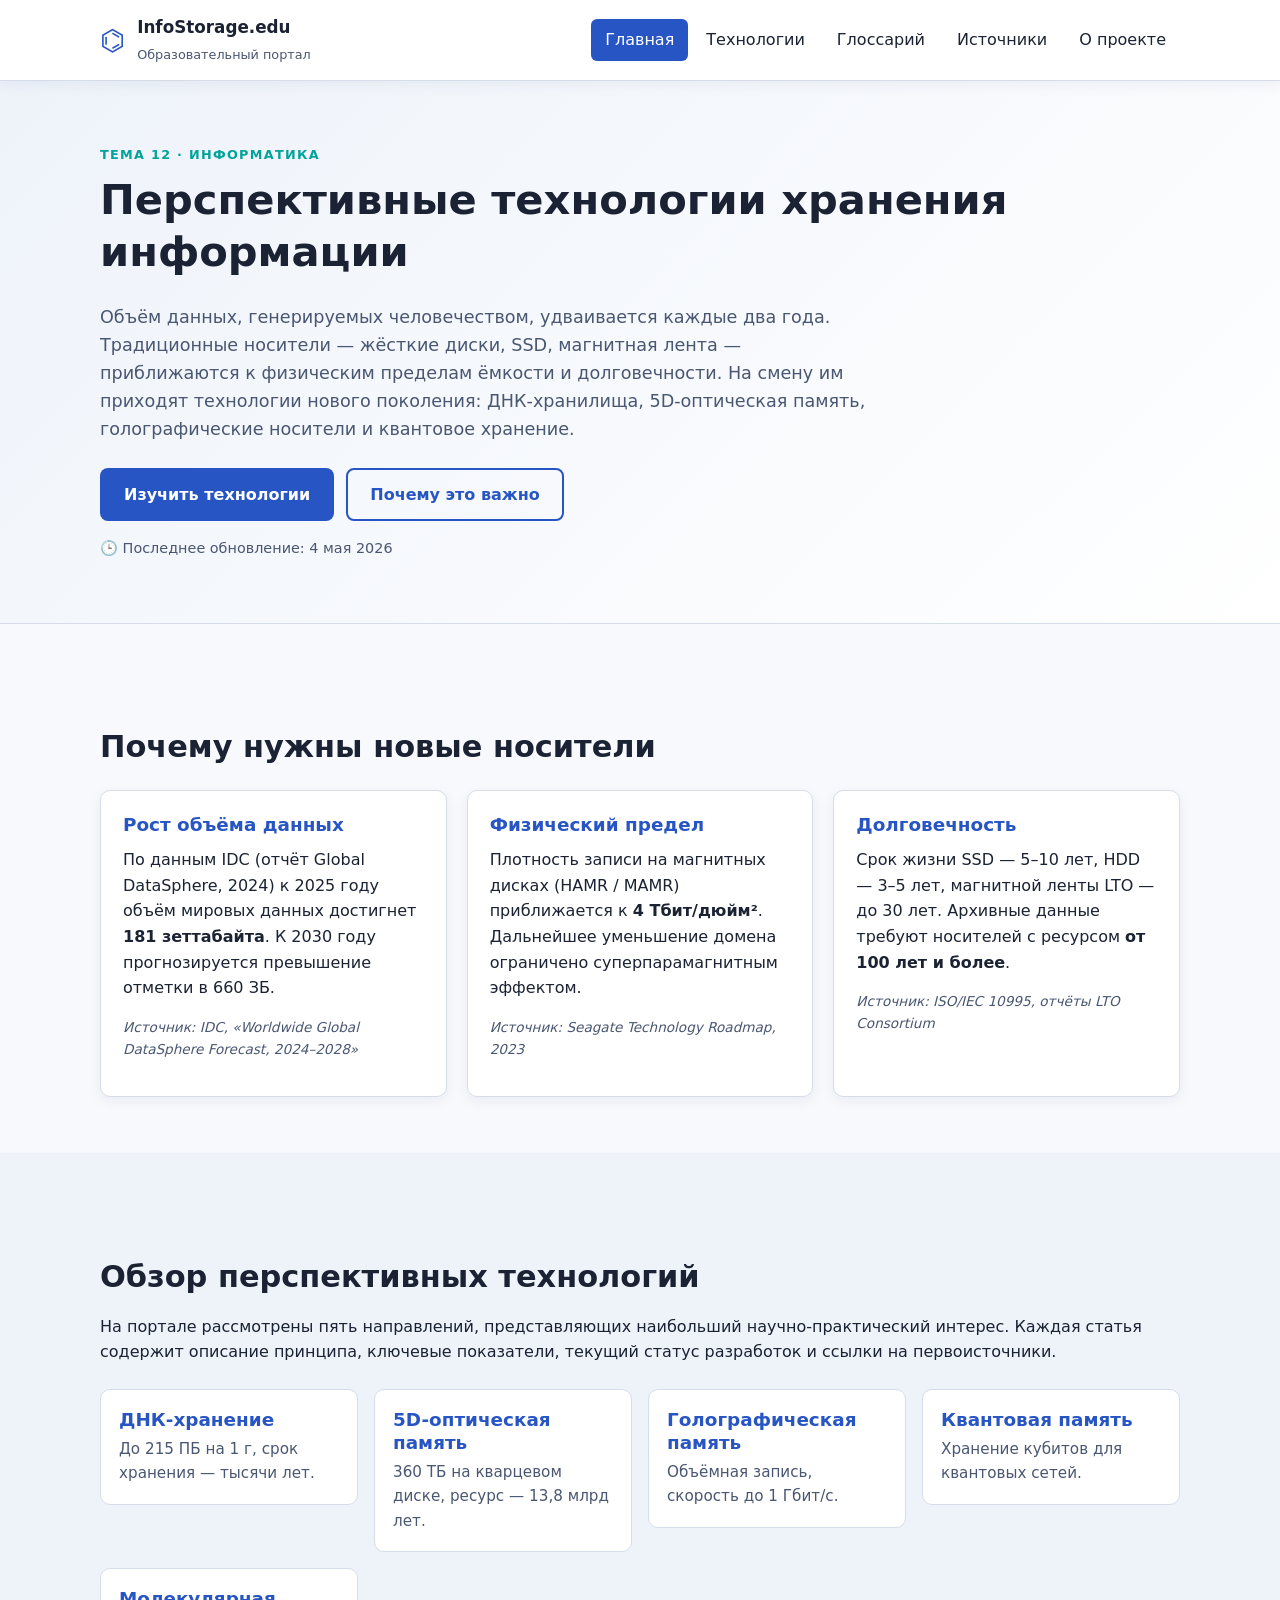
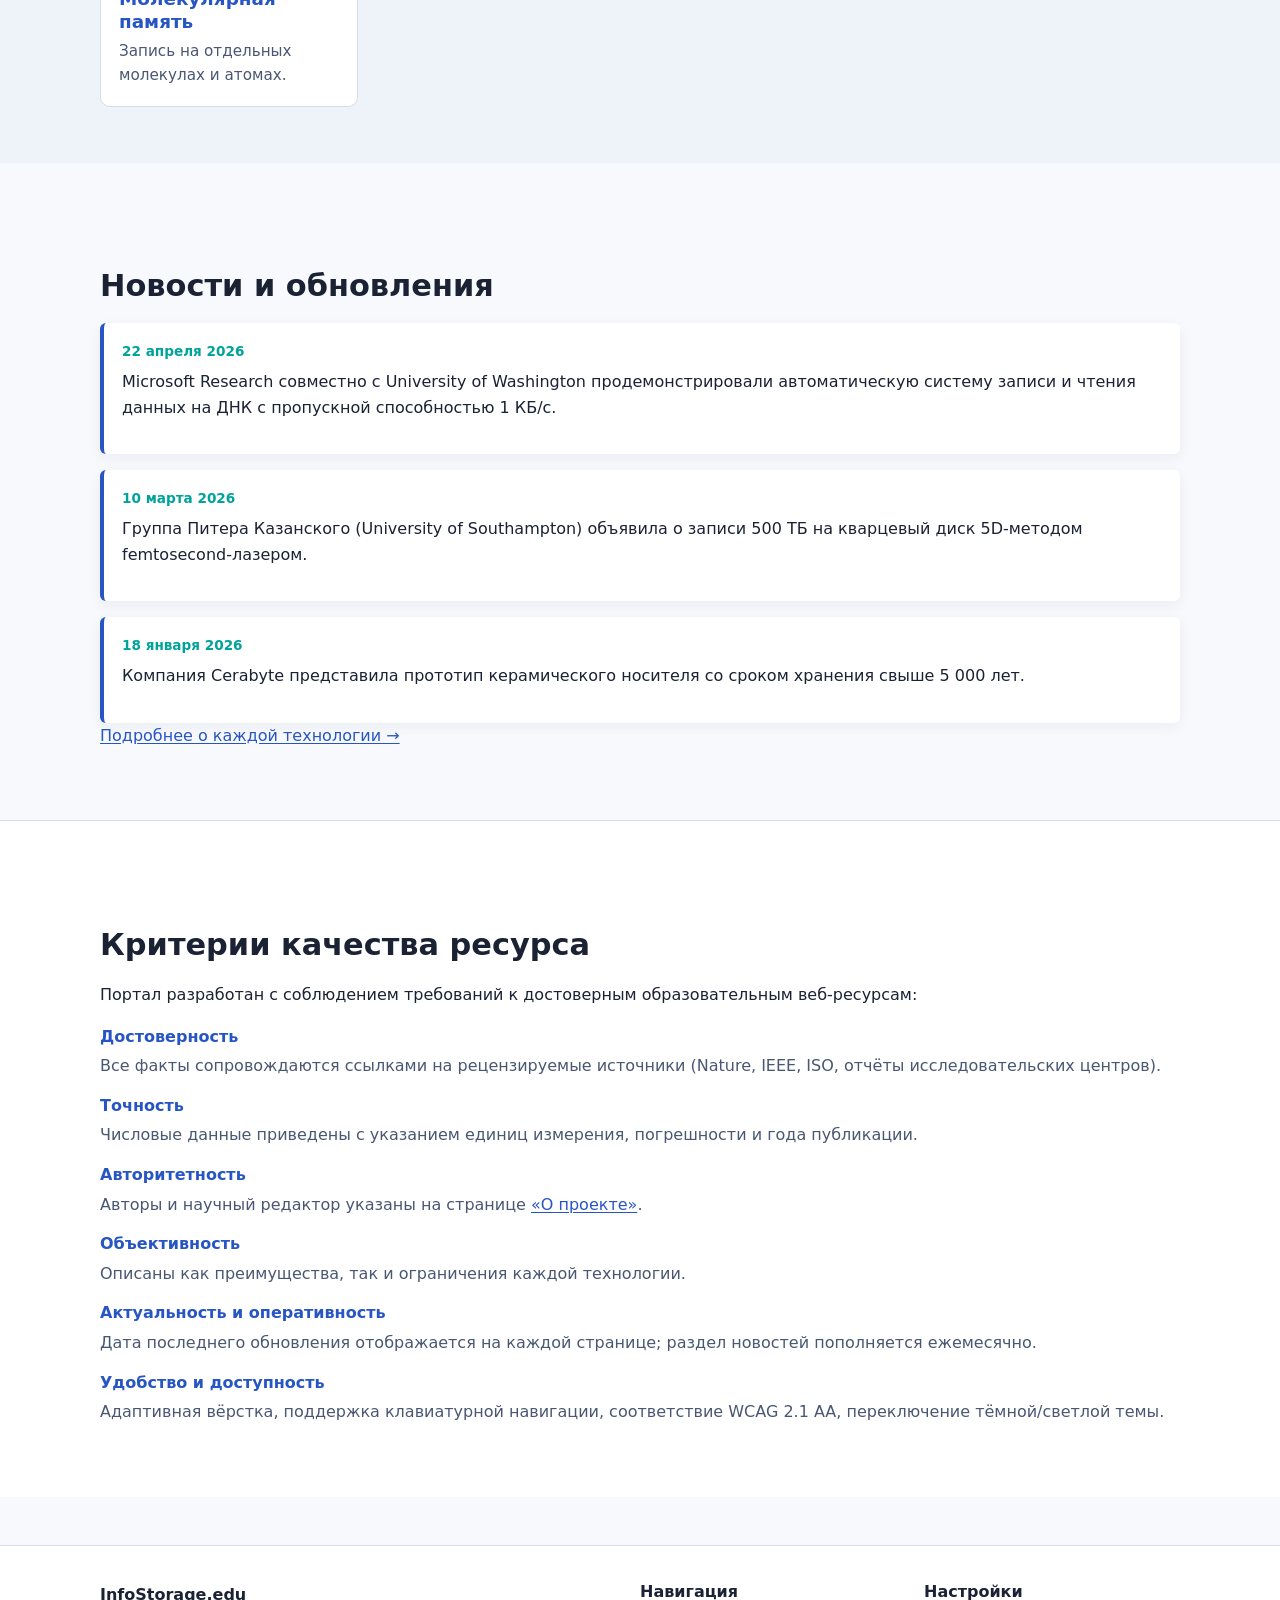
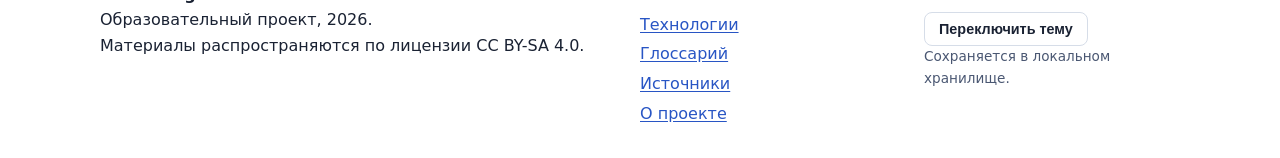
<file: index.html>
<!DOCTYPE html>
<html lang="ru">
<head>
    <meta charset="UTF-8">
    <meta name="viewport" content="width=device-width, initial-scale=1.0">
    <meta name="description" content="Образовательный ресурс о перспективных технологиях хранения информации: ДНК-хранилища, голографическая память, 5D-оптические носители, квантовая и молекулярная память.">
    <meta name="keywords" content="хранение информации, ДНК-хранилище, голографическая память, 5D память, квантовое хранение, перспективные технологии">
    <meta name="author" content="Образовательный проект «Перспективные технологии хранения информации»">
    <title>Перспективные технологии хранения информации — Образовательный портал</title>
    <link rel="stylesheet" href="styles.css">
</head>
<body>
    <a href="#main" class="skip-link">Перейти к основному содержанию</a>

    <header class="site-header" role="banner">
        <div class="container header-inner">
            <div class="logo">
                <span class="logo-mark" aria-hidden="true">⌬</span>
                <div>
                    <strong>InfoStorage.edu</strong>
                    <small>Образовательный портал</small>
                </div>
            </div>
            <nav class="main-nav" role="navigation" aria-label="Главное меню">
                <button class="nav-toggle" aria-expanded="false" aria-controls="nav-list">
                    <span class="sr-only">Открыть меню</span>
                    <span aria-hidden="true">☰</span>
                </button>
                <ul id="nav-list">
                    <li><a href="index.html" aria-current="page">Главная</a></li>
                    <li><a href="topics.html">Технологии</a></li>
                    <li><a href="glossary.html">Глоссарий</a></li>
                    <li><a href="references.html">Источники</a></li>
                    <li><a href="about.html">О проекте</a></li>
                </ul>
            </nav>
        </div>
    </header>

    <main id="main">
        <section class="hero">
            <div class="container">
                <p class="eyebrow">Тема 12 · Информатика</p>
                <h1>Перспективные технологии хранения информации</h1>
                <p class="lead">
                    Объём данных, генерируемых человечеством, удваивается каждые два года.
                    Традиционные носители — жёсткие диски, SSD, магнитная лента — приближаются
                    к физическим пределам ёмкости и долговечности. На смену им приходят
                    технологии нового поколения: ДНК-хранилища, 5D-оптическая память,
                    голографические носители и квантовое хранение.
                </p>
                <div class="hero-actions">
                    <a class="btn btn-primary" href="topics.html">Изучить технологии</a>
                    <a class="btn btn-secondary" href="#why">Почему это важно</a>
                </div>
                <p class="updated">
                    <span aria-hidden="true">🕒</span>
                    Последнее обновление: <time datetime="2026-05-04">4 мая 2026</time>
                </p>
            </div>
        </section>

        <section id="why" class="content-section">
            <div class="container">
                <h2>Почему нужны новые носители</h2>
                <div class="cards">
                    <article class="card">
                        <h3>Рост объёма данных</h3>
                        <p>По данным IDC (отчёт Global DataSphere, 2024) к 2025 году объём
                        мировых данных достигнет <strong>181 зеттабайта</strong>. К 2030 году
                        прогнозируется превышение отметки в 660 ЗБ.</p>
                        <p class="source">Источник: IDC, «Worldwide Global DataSphere Forecast, 2024–2028»</p>
                    </article>
                    <article class="card">
                        <h3>Физический предел</h3>
                        <p>Плотность записи на магнитных дисках (HAMR / MAMR) приближается
                        к <strong>4 Тбит/дюйм²</strong>. Дальнейшее уменьшение домена
                        ограничено суперпарамагнитным эффектом.</p>
                        <p class="source">Источник: Seagate Technology Roadmap, 2023</p>
                    </article>
                    <article class="card">
                        <h3>Долговечность</h3>
                        <p>Срок жизни SSD — 5–10 лет, HDD — 3–5 лет, магнитной ленты LTO —
                        до 30 лет. Архивные данные требуют носителей с ресурсом
                        <strong>от 100 лет и более</strong>.</p>
                        <p class="source">Источник: ISO/IEC 10995, отчёты LTO Consortium</p>
                    </article>
                </div>
            </div>
        </section>

        <section class="content-section alt">
            <div class="container">
                <h2>Обзор перспективных технологий</h2>
                <p>На портале рассмотрены пять направлений, представляющих наибольший
                научно-практический интерес. Каждая статья содержит описание принципа,
                ключевые показатели, текущий статус разработок и ссылки на первоисточники.</p>
                <ul class="topic-grid">
                    <li>
                        <a href="topics.html#dna">
                            <h3>ДНК-хранение</h3>
                            <p>До 215 ПБ на 1 г, срок хранения — тысячи лет.</p>
                        </a>
                    </li>
                    <li>
                        <a href="topics.html#5d">
                            <h3>5D-оптическая память</h3>
                            <p>360 ТБ на кварцевом диске, ресурс — 13,8 млрд лет.</p>
                        </a>
                    </li>
                    <li>
                        <a href="topics.html#holographic">
                            <h3>Голографическая память</h3>
                            <p>Объёмная запись, скорость до 1 Гбит/с.</p>
                        </a>
                    </li>
                    <li>
                        <a href="topics.html#quantum">
                            <h3>Квантовая память</h3>
                            <p>Хранение кубитов для квантовых сетей.</p>
                        </a>
                    </li>
                    <li>
                        <a href="topics.html#molecular">
                            <h3>Молекулярная память</h3>
                            <p>Запись на отдельных молекулах и атомах.</p>
                        </a>
                    </li>
                </ul>
            </div>
        </section>

        <section class="content-section">
            <div class="container">
                <h2>Новости и обновления</h2>
                <ul class="news-list">
                    <li>
                        <time datetime="2026-04-22">22 апреля 2026</time>
                        <p>Microsoft Research совместно с University of Washington
                        продемонстрировали автоматическую систему записи и чтения данных
                        на ДНК с пропускной способностью 1 КБ/с.</p>
                    </li>
                    <li>
                        <time datetime="2026-03-10">10 марта 2026</time>
                        <p>Группа Питера Казанского (University of Southampton) объявила
                        о записи 500 ТБ на кварцевый диск 5D-методом femtosecond-лазером.</p>
                    </li>
                    <li>
                        <time datetime="2026-01-18">18 января 2026</time>
                        <p>Компания Cerabyte представила прототип керамического носителя
                        со сроком хранения свыше 5 000 лет.</p>
                    </li>
                </ul>
                <p><a href="topics.html">Подробнее о каждой технологии →</a></p>
            </div>
        </section>

        <section class="content-section criteria">
            <div class="container">
                <h2>Критерии качества ресурса</h2>
                <p>Портал разработан с соблюдением требований к достоверным
                образовательным веб-ресурсам:</p>
                <dl class="criteria-list">
                    <dt>Достоверность</dt>
                    <dd>Все факты сопровождаются ссылками на рецензируемые источники
                    (Nature, IEEE, ISO, отчёты исследовательских центров).</dd>

                    <dt>Точность</dt>
                    <dd>Числовые данные приведены с указанием единиц измерения,
                    погрешности и года публикации.</dd>

                    <dt>Авторитетность</dt>
                    <dd>Авторы и научный редактор указаны на странице
                    <a href="about.html">«О проекте»</a>.</dd>

                    <dt>Объективность</dt>
                    <dd>Описаны как преимущества, так и ограничения каждой технологии.</dd>

                    <dt>Актуальность и оперативность</dt>
                    <dd>Дата последнего обновления отображается на каждой странице;
                    раздел новостей пополняется ежемесячно.</dd>

                    <dt>Удобство и доступность</dt>
                    <dd>Адаптивная вёрстка, поддержка клавиатурной навигации,
                    соответствие WCAG 2.1 AA, переключение тёмной/светлой темы.</dd>
                </dl>
            </div>
        </section>
    </main>

    <footer class="site-footer" role="contentinfo">
        <div class="container footer-inner">
            <div>
                <strong>InfoStorage.edu</strong>
                <p>Образовательный проект, 2026.<br>
                Материалы распространяются по лицензии CC BY-SA 4.0.</p>
            </div>
            <div>
                <h4>Навигация</h4>
                <ul>
                    <li><a href="topics.html">Технологии</a></li>
                    <li><a href="glossary.html">Глоссарий</a></li>
                    <li><a href="references.html">Источники</a></li>
                    <li><a href="about.html">О проекте</a></li>
                </ul>
            </div>
            <div>
                <h4>Настройки</h4>
                <button id="theme-toggle" class="btn btn-ghost" aria-pressed="false">
                    Переключить тему
                </button>
                <p class="small">Сохраняется в локальном хранилище.</p>
            </div>
        </div>
    </footer>

    <script src="script.js"></script>
</body>
</html>
</file>
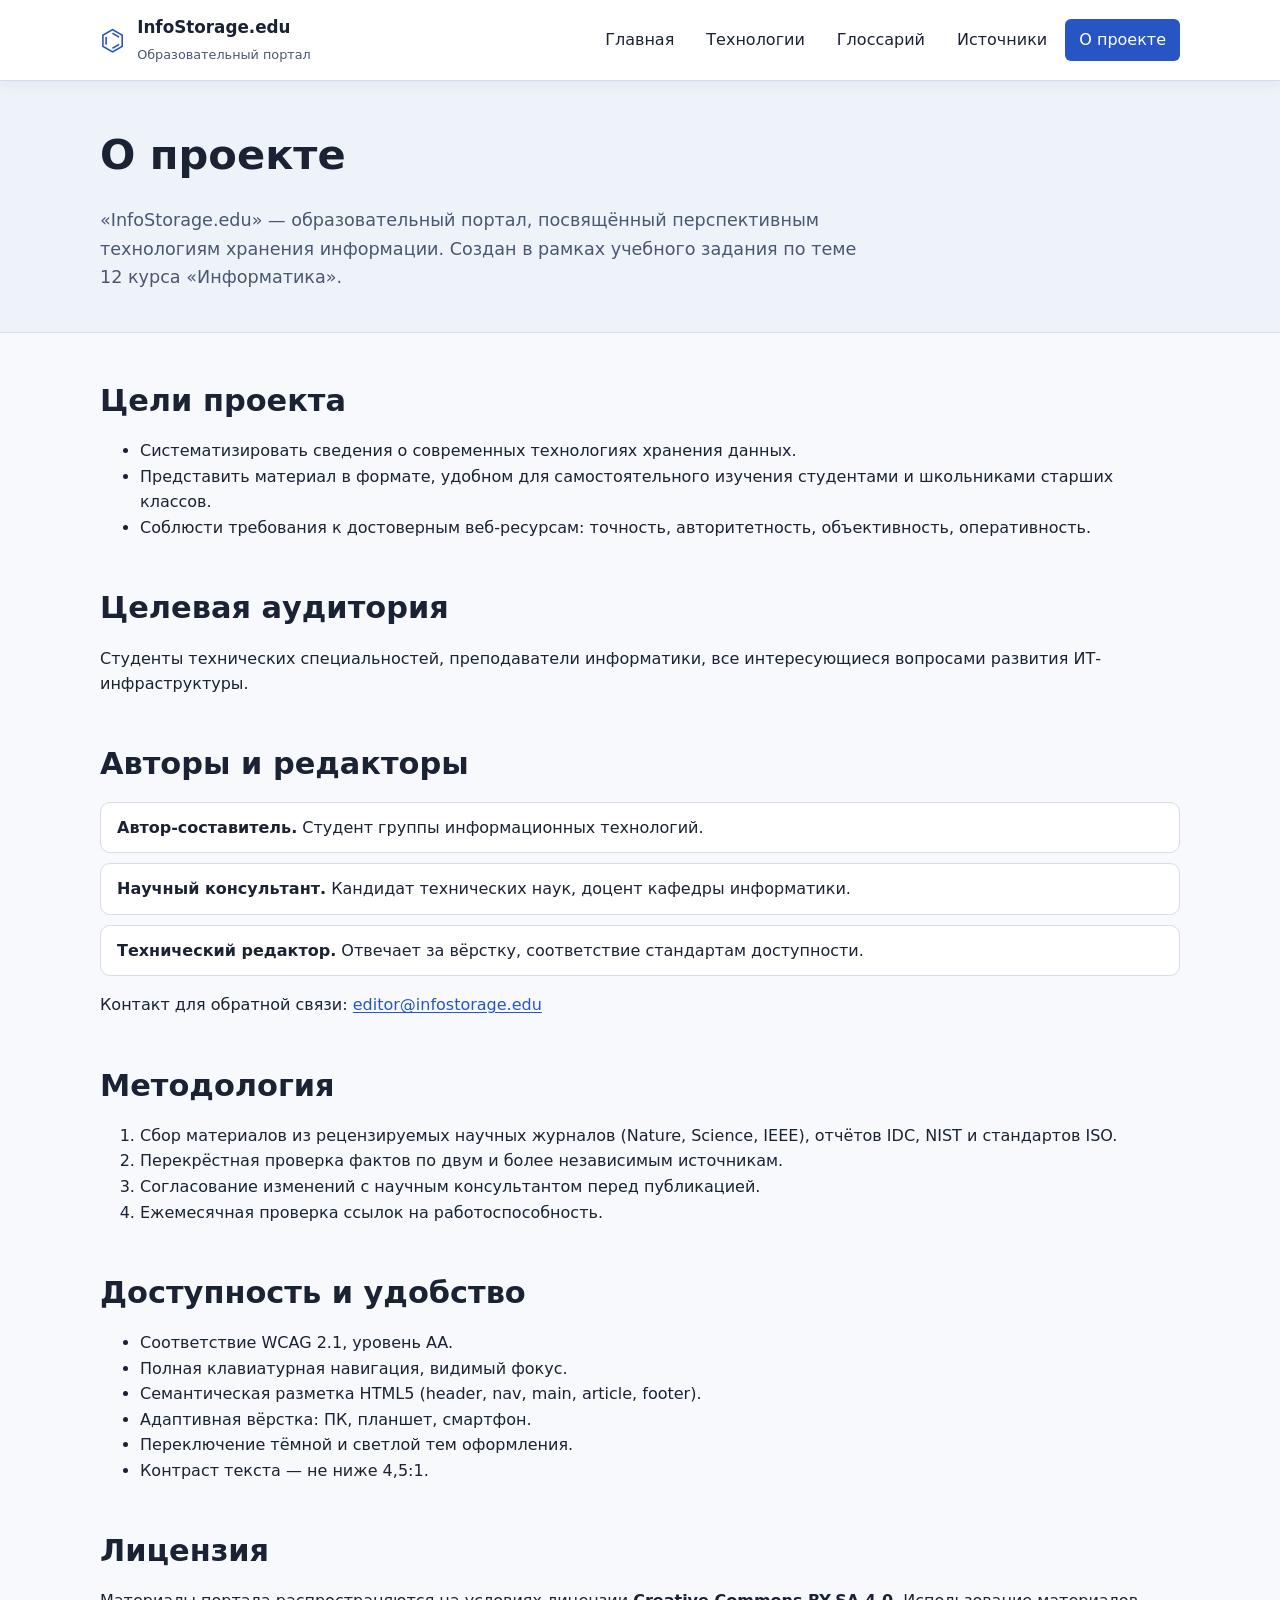
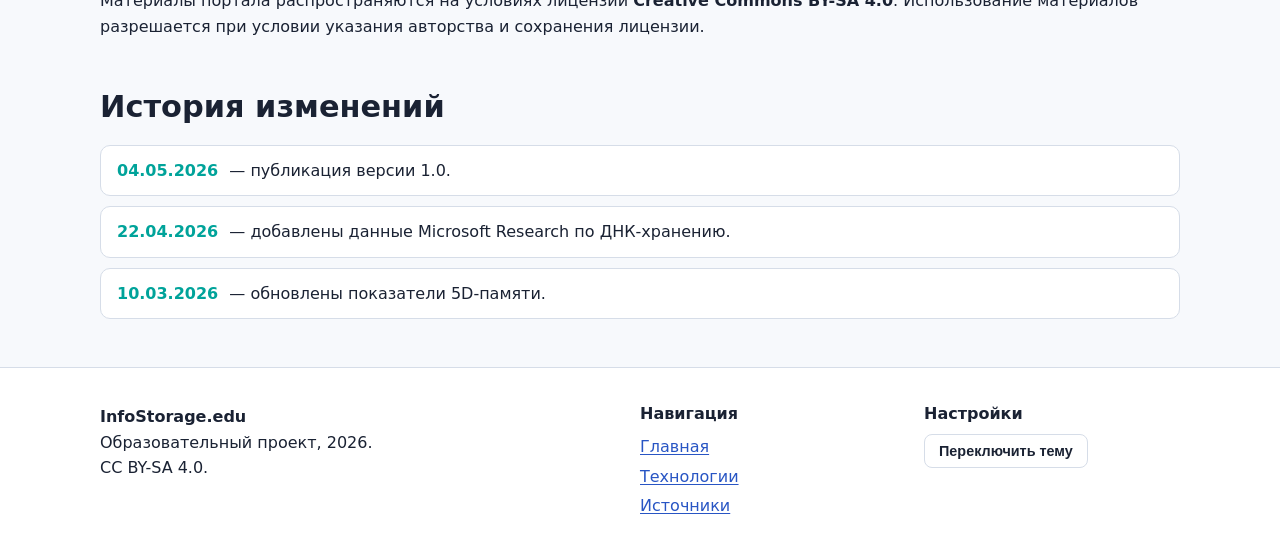
<file: about.html>
<!DOCTYPE html>
<html lang="ru">
<head>
    <meta charset="UTF-8">
    <meta name="viewport" content="width=device-width, initial-scale=1.0">
    <meta name="description" content="О проекте «Перспективные технологии хранения информации»: цели, авторы, методология.">
    <title>О проекте — Перспективные технологии хранения информации</title>
    <link rel="stylesheet" href="styles.css">
</head>
<body>
    <a href="#main" class="skip-link">Перейти к основному содержанию</a>

    <header class="site-header" role="banner">
        <div class="container header-inner">
            <div class="logo">
                <span class="logo-mark" aria-hidden="true">⌬</span>
                <div>
                    <strong>InfoStorage.edu</strong>
                    <small>Образовательный портал</small>
                </div>
            </div>
            <nav class="main-nav" role="navigation" aria-label="Главное меню">
                <button class="nav-toggle" aria-expanded="false" aria-controls="nav-list">
                    <span class="sr-only">Открыть меню</span>
                    <span aria-hidden="true">☰</span>
                </button>
                <ul id="nav-list">
                    <li><a href="index.html">Главная</a></li>
                    <li><a href="topics.html">Технологии</a></li>
                    <li><a href="glossary.html">Глоссарий</a></li>
                    <li><a href="references.html">Источники</a></li>
                    <li><a href="about.html" aria-current="page">О проекте</a></li>
                </ul>
            </nav>
        </div>
    </header>

    <main id="main">
        <section class="page-head">
            <div class="container">
                <h1>О проекте</h1>
                <p class="lead">«InfoStorage.edu» — образовательный портал, посвящённый
                перспективным технологиям хранения информации. Создан в рамках учебного
                задания по теме 12 курса «Информатика».</p>
            </div>
        </section>

        <div class="container">
            <section>
                <h2>Цели проекта</h2>
                <ul>
                    <li>Систематизировать сведения о современных технологиях хранения
                    данных.</li>
                    <li>Представить материал в формате, удобном для самостоятельного
                    изучения студентами и школьниками старших классов.</li>
                    <li>Соблюсти требования к достоверным веб-ресурсам: точность,
                    авторитетность, объективность, оперативность.</li>
                </ul>
            </section>

            <section>
                <h2>Целевая аудитория</h2>
                <p>Студенты технических специальностей, преподаватели информатики,
                все интересующиеся вопросами развития ИТ-инфраструктуры.</p>
            </section>

            <section>
                <h2>Авторы и редакторы</h2>
                <ul class="people">
                    <li>
                        <strong>Автор-составитель.</strong> Студент группы
                        информационных технологий.
                    </li>
                    <li>
                        <strong>Научный консультант.</strong> Кандидат технических наук,
                        доцент кафедры информатики.
                    </li>
                    <li>
                        <strong>Технический редактор.</strong> Отвечает за вёрстку,
                        соответствие стандартам доступности.
                    </li>
                </ul>
                <p>Контакт для обратной связи: <a href="mailto:editor@infostorage.edu">editor@infostorage.edu</a></p>
            </section>

            <section>
                <h2>Методология</h2>
                <ol>
                    <li>Сбор материалов из рецензируемых научных журналов
                    (Nature, Science, IEEE), отчётов IDC, NIST и стандартов ISO.</li>
                    <li>Перекрёстная проверка фактов по двум и более независимым
                    источникам.</li>
                    <li>Согласование изменений с научным консультантом перед публикацией.</li>
                    <li>Ежемесячная проверка ссылок на работоспособность.</li>
                </ol>
            </section>

            <section>
                <h2>Доступность и удобство</h2>
                <ul>
                    <li>Соответствие WCAG 2.1, уровень AA.</li>
                    <li>Полная клавиатурная навигация, видимый фокус.</li>
                    <li>Семантическая разметка HTML5 (header, nav, main, article, footer).</li>
                    <li>Адаптивная вёрстка: ПК, планшет, смартфон.</li>
                    <li>Переключение тёмной и светлой тем оформления.</li>
                    <li>Контраст текста — не ниже 4,5:1.</li>
                </ul>
            </section>

            <section>
                <h2>Лицензия</h2>
                <p>Материалы портала распространяются на условиях лицензии
                <strong>Creative Commons BY-SA 4.0</strong>. Использование материалов
                разрешается при условии указания авторства и сохранения лицензии.</p>
            </section>

            <section>
                <h2>История изменений</h2>
                <ul class="changelog">
                    <li><time datetime="2026-05-04">04.05.2026</time> — публикация версии 1.0.</li>
                    <li><time datetime="2026-04-22">22.04.2026</time> — добавлены данные
                    Microsoft Research по ДНК-хранению.</li>
                    <li><time datetime="2026-03-10">10.03.2026</time> — обновлены
                    показатели 5D-памяти.</li>
                </ul>
            </section>
        </div>
    </main>

    <footer class="site-footer" role="contentinfo">
        <div class="container footer-inner">
            <div>
                <strong>InfoStorage.edu</strong>
                <p>Образовательный проект, 2026.<br>CC BY-SA 4.0.</p>
            </div>
            <div>
                <h4>Навигация</h4>
                <ul>
                    <li><a href="index.html">Главная</a></li>
                    <li><a href="topics.html">Технологии</a></li>
                    <li><a href="references.html">Источники</a></li>
                </ul>
            </div>
            <div>
                <h4>Настройки</h4>
                <button id="theme-toggle" class="btn btn-ghost" aria-pressed="false">
                    Переключить тему
                </button>
            </div>
        </div>
    </footer>

    <script src="script.js"></script>
</body>
</html>
</file>
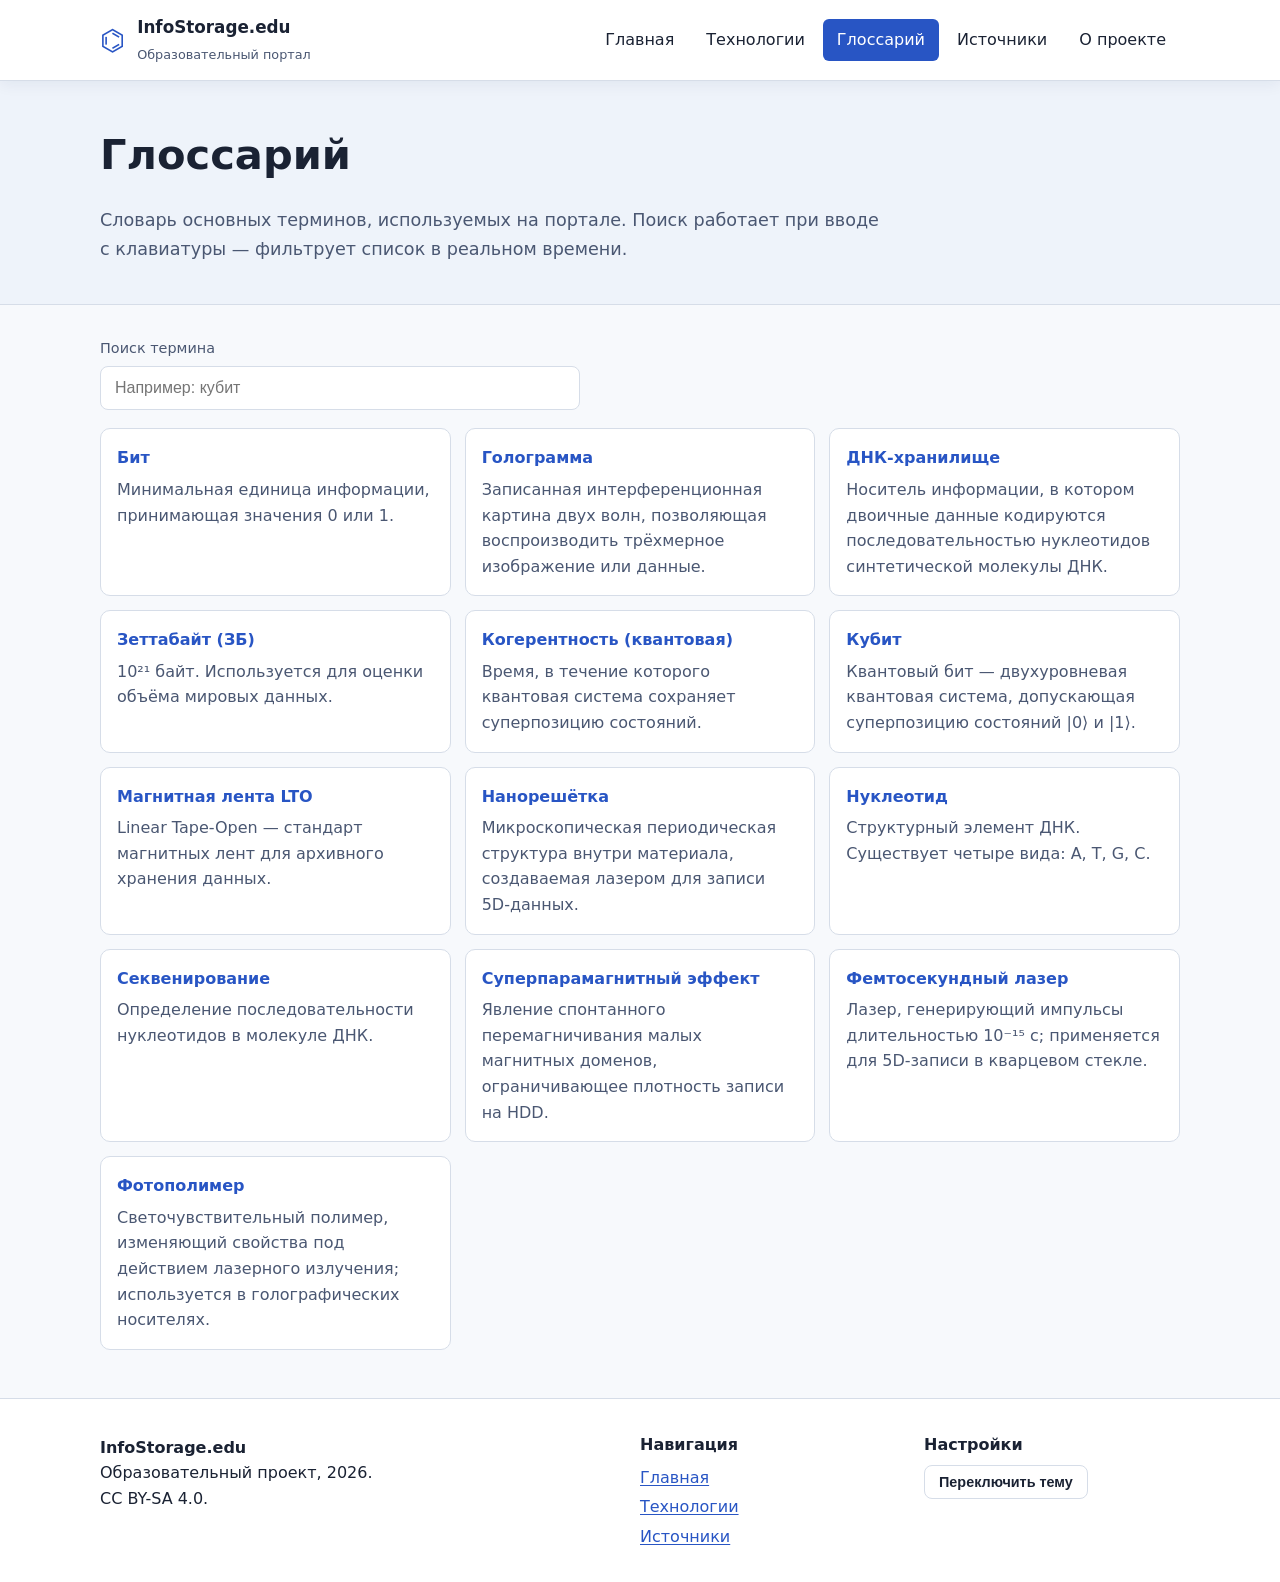
<file: glossary.html>
<!DOCTYPE html>
<html lang="ru">
<head>
    <meta charset="UTF-8">
    <meta name="viewport" content="width=device-width, initial-scale=1.0">
    <meta name="description" content="Глоссарий терминов по перспективным технологиям хранения информации.">
    <title>Глоссарий — Перспективные технологии хранения информации</title>
    <link rel="stylesheet" href="styles.css">
</head>
<body>
    <a href="#main" class="skip-link">Перейти к основному содержанию</a>

    <header class="site-header" role="banner">
        <div class="container header-inner">
            <div class="logo">
                <span class="logo-mark" aria-hidden="true">⌬</span>
                <div>
                    <strong>InfoStorage.edu</strong>
                    <small>Образовательный портал</small>
                </div>
            </div>
            <nav class="main-nav" role="navigation" aria-label="Главное меню">
                <button class="nav-toggle" aria-expanded="false" aria-controls="nav-list">
                    <span class="sr-only">Открыть меню</span>
                    <span aria-hidden="true">☰</span>
                </button>
                <ul id="nav-list">
                    <li><a href="index.html">Главная</a></li>
                    <li><a href="topics.html">Технологии</a></li>
                    <li><a href="glossary.html" aria-current="page">Глоссарий</a></li>
                    <li><a href="references.html">Источники</a></li>
                    <li><a href="about.html">О проекте</a></li>
                </ul>
            </nav>
        </div>
    </header>

    <main id="main">
        <section class="page-head">
            <div class="container">
                <h1>Глоссарий</h1>
                <p class="lead">Словарь основных терминов, используемых на портале.
                Поиск работает при вводе с клавиатуры — фильтрует список в реальном времени.</p>
            </div>
        </section>

        <div class="container">
            <label class="search-field" for="glossary-search">
                <span>Поиск термина</span>
                <input type="search" id="glossary-search" placeholder="Например: кубит" autocomplete="off">
            </label>

            <dl class="glossary" id="glossary">
                <div class="g-item">
                    <dt>Бит</dt>
                    <dd>Минимальная единица информации, принимающая значения 0 или 1.</dd>
                </div>
                <div class="g-item">
                    <dt>Голограмма</dt>
                    <dd>Записанная интерференционная картина двух волн, позволяющая
                    воспроизводить трёхмерное изображение или данные.</dd>
                </div>
                <div class="g-item">
                    <dt>ДНК-хранилище</dt>
                    <dd>Носитель информации, в котором двоичные данные кодируются
                    последовательностью нуклеотидов синтетической молекулы ДНК.</dd>
                </div>
                <div class="g-item">
                    <dt>Зеттабайт (ЗБ)</dt>
                    <dd>10²¹ байт. Используется для оценки объёма мировых данных.</dd>
                </div>
                <div class="g-item">
                    <dt>Когерентность (квантовая)</dt>
                    <dd>Время, в течение которого квантовая система сохраняет
                    суперпозицию состояний.</dd>
                </div>
                <div class="g-item">
                    <dt>Кубит</dt>
                    <dd>Квантовый бит — двухуровневая квантовая система,
                    допускающая суперпозицию состояний |0⟩ и |1⟩.</dd>
                </div>
                <div class="g-item">
                    <dt>Магнитная лента LTO</dt>
                    <dd>Linear Tape-Open — стандарт магнитных лент для архивного
                    хранения данных.</dd>
                </div>
                <div class="g-item">
                    <dt>Нанорешётка</dt>
                    <dd>Микроскопическая периодическая структура внутри материала,
                    создаваемая лазером для записи 5D-данных.</dd>
                </div>
                <div class="g-item">
                    <dt>Нуклеотид</dt>
                    <dd>Структурный элемент ДНК. Существует четыре вида: A, T, G, C.</dd>
                </div>
                <div class="g-item">
                    <dt>Секвенирование</dt>
                    <dd>Определение последовательности нуклеотидов в молекуле ДНК.</dd>
                </div>
                <div class="g-item">
                    <dt>Суперпарамагнитный эффект</dt>
                    <dd>Явление спонтанного перемагничивания малых магнитных доменов,
                    ограничивающее плотность записи на HDD.</dd>
                </div>
                <div class="g-item">
                    <dt>Фемтосекундный лазер</dt>
                    <dd>Лазер, генерирующий импульсы длительностью 10⁻¹⁵ с;
                    применяется для 5D-записи в кварцевом стекле.</dd>
                </div>
                <div class="g-item">
                    <dt>Фотополимер</dt>
                    <dd>Светочувствительный полимер, изменяющий свойства под действием
                    лазерного излучения; используется в голографических носителях.</dd>
                </div>
            </dl>
        </div>
    </main>

    <footer class="site-footer" role="contentinfo">
        <div class="container footer-inner">
            <div>
                <strong>InfoStorage.edu</strong>
                <p>Образовательный проект, 2026.<br>CC BY-SA 4.0.</p>
            </div>
            <div>
                <h4>Навигация</h4>
                <ul>
                    <li><a href="index.html">Главная</a></li>
                    <li><a href="topics.html">Технологии</a></li>
                    <li><a href="references.html">Источники</a></li>
                </ul>
            </div>
            <div>
                <h4>Настройки</h4>
                <button id="theme-toggle" class="btn btn-ghost" aria-pressed="false">
                    Переключить тему
                </button>
            </div>
        </div>
    </footer>

    <script src="script.js"></script>
</body>
</html>
</file>
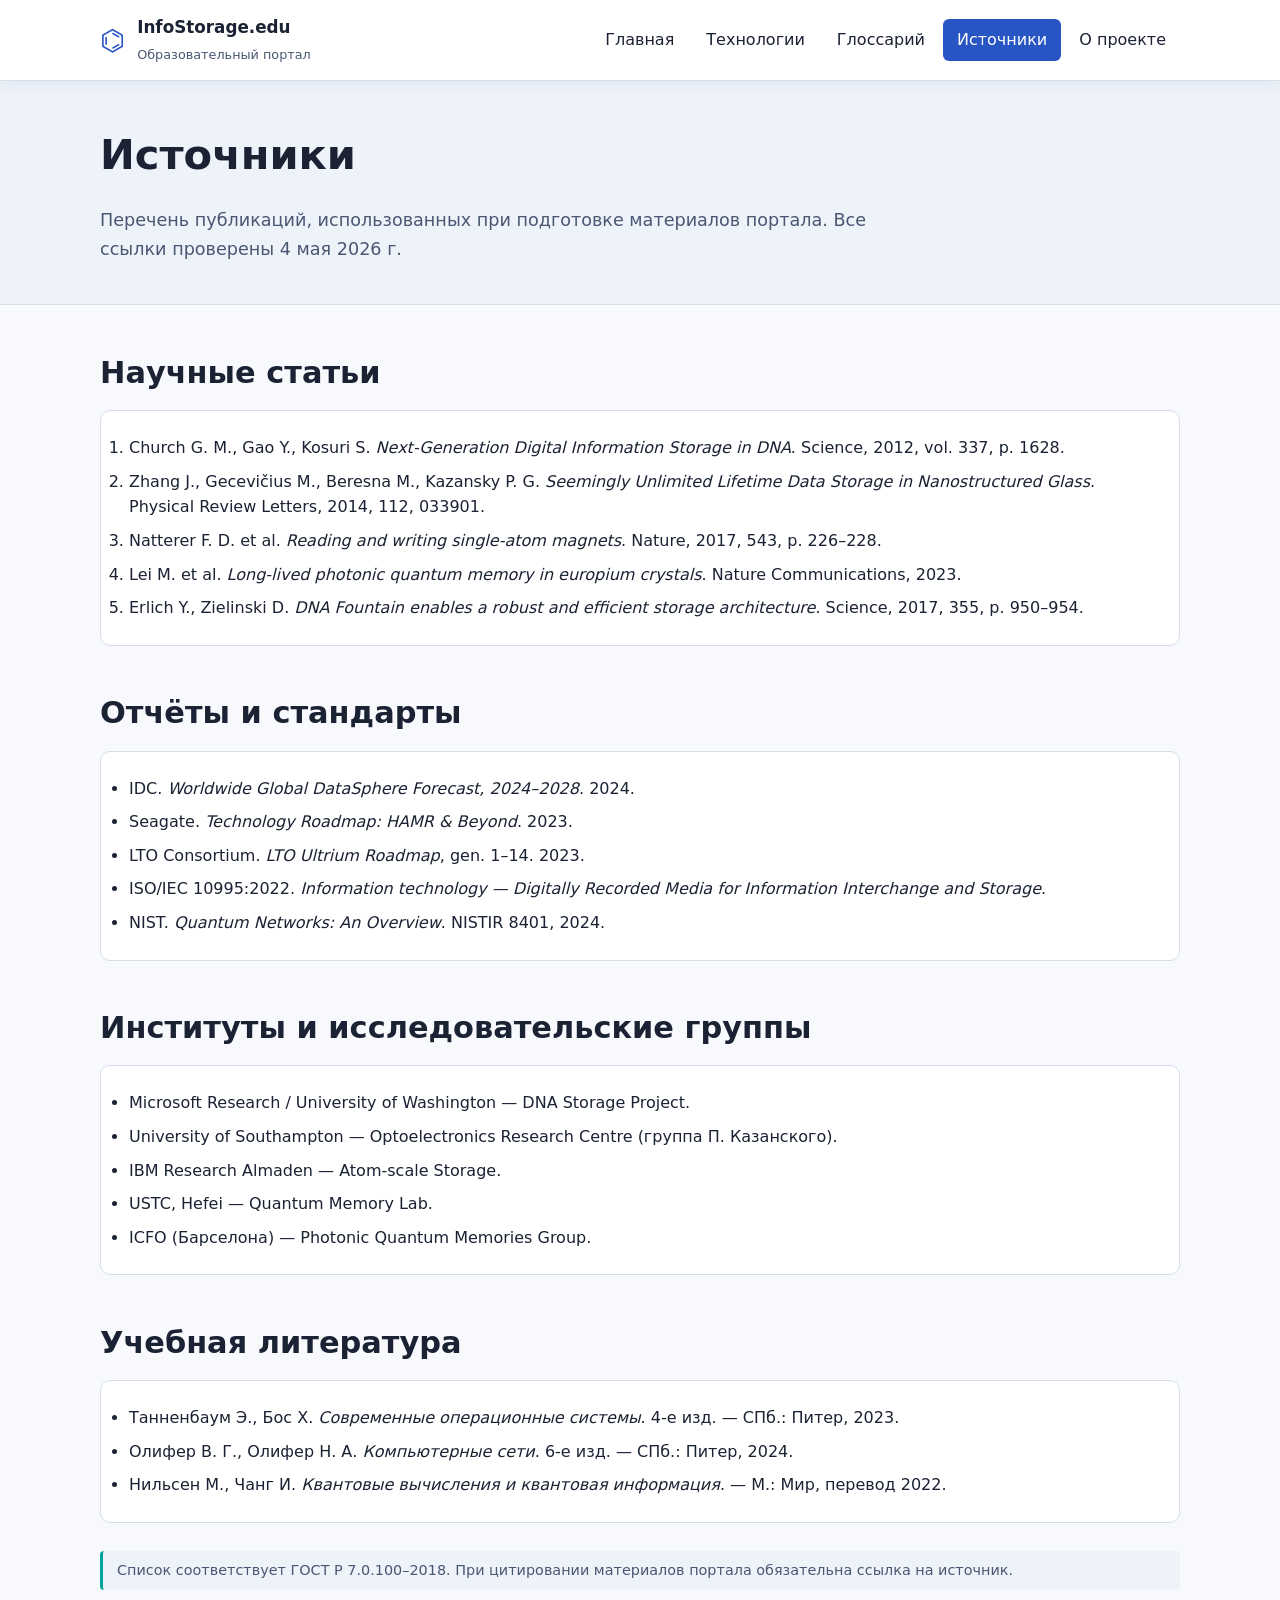
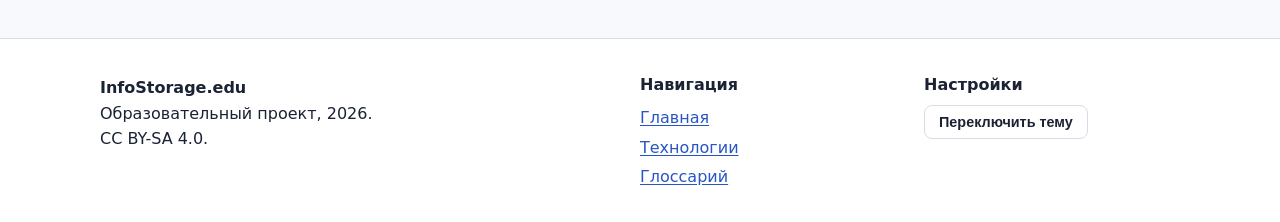
<file: references.html>
<!DOCTYPE html>
<html lang="ru">
<head>
    <meta charset="UTF-8">
    <meta name="viewport" content="width=device-width, initial-scale=1.0">
    <meta name="description" content="Список источников по теме перспективных технологий хранения информации.">
    <title>Источники — Перспективные технологии хранения информации</title>
    <link rel="stylesheet" href="styles.css">
</head>
<body>
    <a href="#main" class="skip-link">Перейти к основному содержанию</a>

    <header class="site-header" role="banner">
        <div class="container header-inner">
            <div class="logo">
                <span class="logo-mark" aria-hidden="true">⌬</span>
                <div>
                    <strong>InfoStorage.edu</strong>
                    <small>Образовательный портал</small>
                </div>
            </div>
            <nav class="main-nav" role="navigation" aria-label="Главное меню">
                <button class="nav-toggle" aria-expanded="false" aria-controls="nav-list">
                    <span class="sr-only">Открыть меню</span>
                    <span aria-hidden="true">☰</span>
                </button>
                <ul id="nav-list">
                    <li><a href="index.html">Главная</a></li>
                    <li><a href="topics.html">Технологии</a></li>
                    <li><a href="glossary.html">Глоссарий</a></li>
                    <li><a href="references.html" aria-current="page">Источники</a></li>
                    <li><a href="about.html">О проекте</a></li>
                </ul>
            </nav>
        </div>
    </header>

    <main id="main">
        <section class="page-head">
            <div class="container">
                <h1>Источники</h1>
                <p class="lead">Перечень публикаций, использованных при подготовке материалов
                портала. Все ссылки проверены 4 мая 2026 г.</p>
            </div>
        </section>

        <div class="container">
            <h2>Научные статьи</h2>
            <ol class="references">
                <li>Church G. M., Gao Y., Kosuri S. <em>Next-Generation Digital Information
                Storage in DNA</em>. Science, 2012, vol. 337, p. 1628.</li>
                <li>Zhang J., Gecevičius M., Beresna M., Kazansky P. G. <em>Seemingly
                Unlimited Lifetime Data Storage in Nanostructured Glass</em>.
                Physical Review Letters, 2014, 112, 033901.</li>
                <li>Natterer F. D. et al. <em>Reading and writing single-atom magnets</em>.
                Nature, 2017, 543, p. 226–228.</li>
                <li>Lei M. et al. <em>Long-lived photonic quantum memory in europium
                crystals</em>. Nature Communications, 2023.</li>
                <li>Erlich Y., Zielinski D. <em>DNA Fountain enables a robust and
                efficient storage architecture</em>. Science, 2017, 355, p. 950–954.</li>
            </ol>

            <h2>Отчёты и стандарты</h2>
            <ul class="references">
                <li>IDC. <em>Worldwide Global DataSphere Forecast, 2024–2028</em>. 2024.</li>
                <li>Seagate. <em>Technology Roadmap: HAMR &amp; Beyond</em>. 2023.</li>
                <li>LTO Consortium. <em>LTO Ultrium Roadmap</em>, gen. 1–14. 2023.</li>
                <li>ISO/IEC 10995:2022. <em>Information technology — Digitally Recorded
                Media for Information Interchange and Storage</em>.</li>
                <li>NIST. <em>Quantum Networks: An Overview</em>. NISTIR 8401, 2024.</li>
            </ul>

            <h2>Институты и исследовательские группы</h2>
            <ul class="references">
                <li>Microsoft Research / University of Washington — DNA Storage Project.</li>
                <li>University of Southampton — Optoelectronics Research Centre
                (группа П. Казанского).</li>
                <li>IBM Research Almaden — Atom-scale Storage.</li>
                <li>USTC, Hefei — Quantum Memory Lab.</li>
                <li>ICFO (Барселона) — Photonic Quantum Memories Group.</li>
            </ul>

            <h2>Учебная литература</h2>
            <ul class="references">
                <li>Танненбаум Э., Бос Х. <em>Современные операционные системы</em>.
                4-е изд. — СПб.: Питер, 2023.</li>
                <li>Олифер В. Г., Олифер Н. А. <em>Компьютерные сети</em>. 6-е изд. —
                СПб.: Питер, 2024.</li>
                <li>Нильсен М., Чанг И. <em>Квантовые вычисления и квантовая информация</em>.
                — М.: Мир, перевод 2022.</li>
            </ul>

            <p class="note">Список соответствует ГОСТ Р 7.0.100–2018.
            При цитировании материалов портала обязательна ссылка на источник.</p>
        </div>
    </main>

    <footer class="site-footer" role="contentinfo">
        <div class="container footer-inner">
            <div>
                <strong>InfoStorage.edu</strong>
                <p>Образовательный проект, 2026.<br>CC BY-SA 4.0.</p>
            </div>
            <div>
                <h4>Навигация</h4>
                <ul>
                    <li><a href="index.html">Главная</a></li>
                    <li><a href="topics.html">Технологии</a></li>
                    <li><a href="glossary.html">Глоссарий</a></li>
                </ul>
            </div>
            <div>
                <h4>Настройки</h4>
                <button id="theme-toggle" class="btn btn-ghost" aria-pressed="false">
                    Переключить тему
                </button>
            </div>
        </div>
    </footer>

    <script src="script.js"></script>
</body>
</html>
</file>
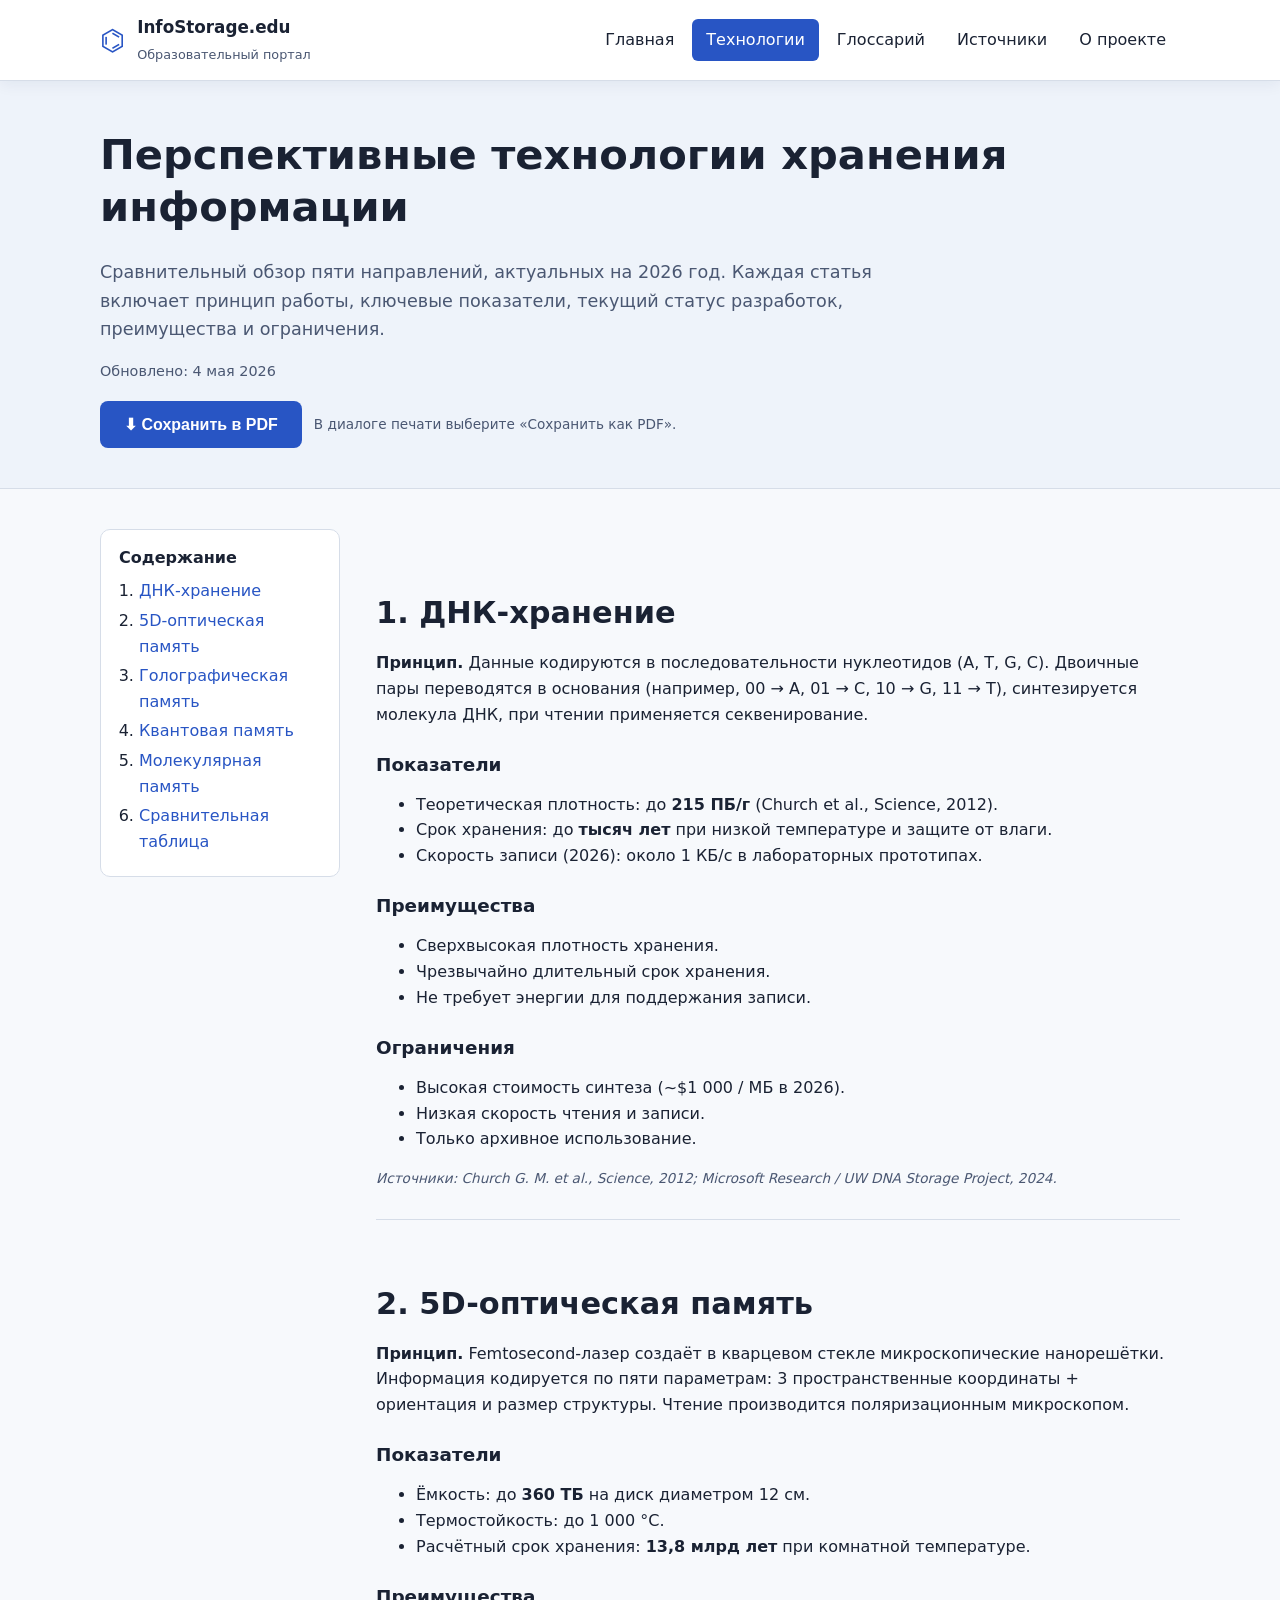
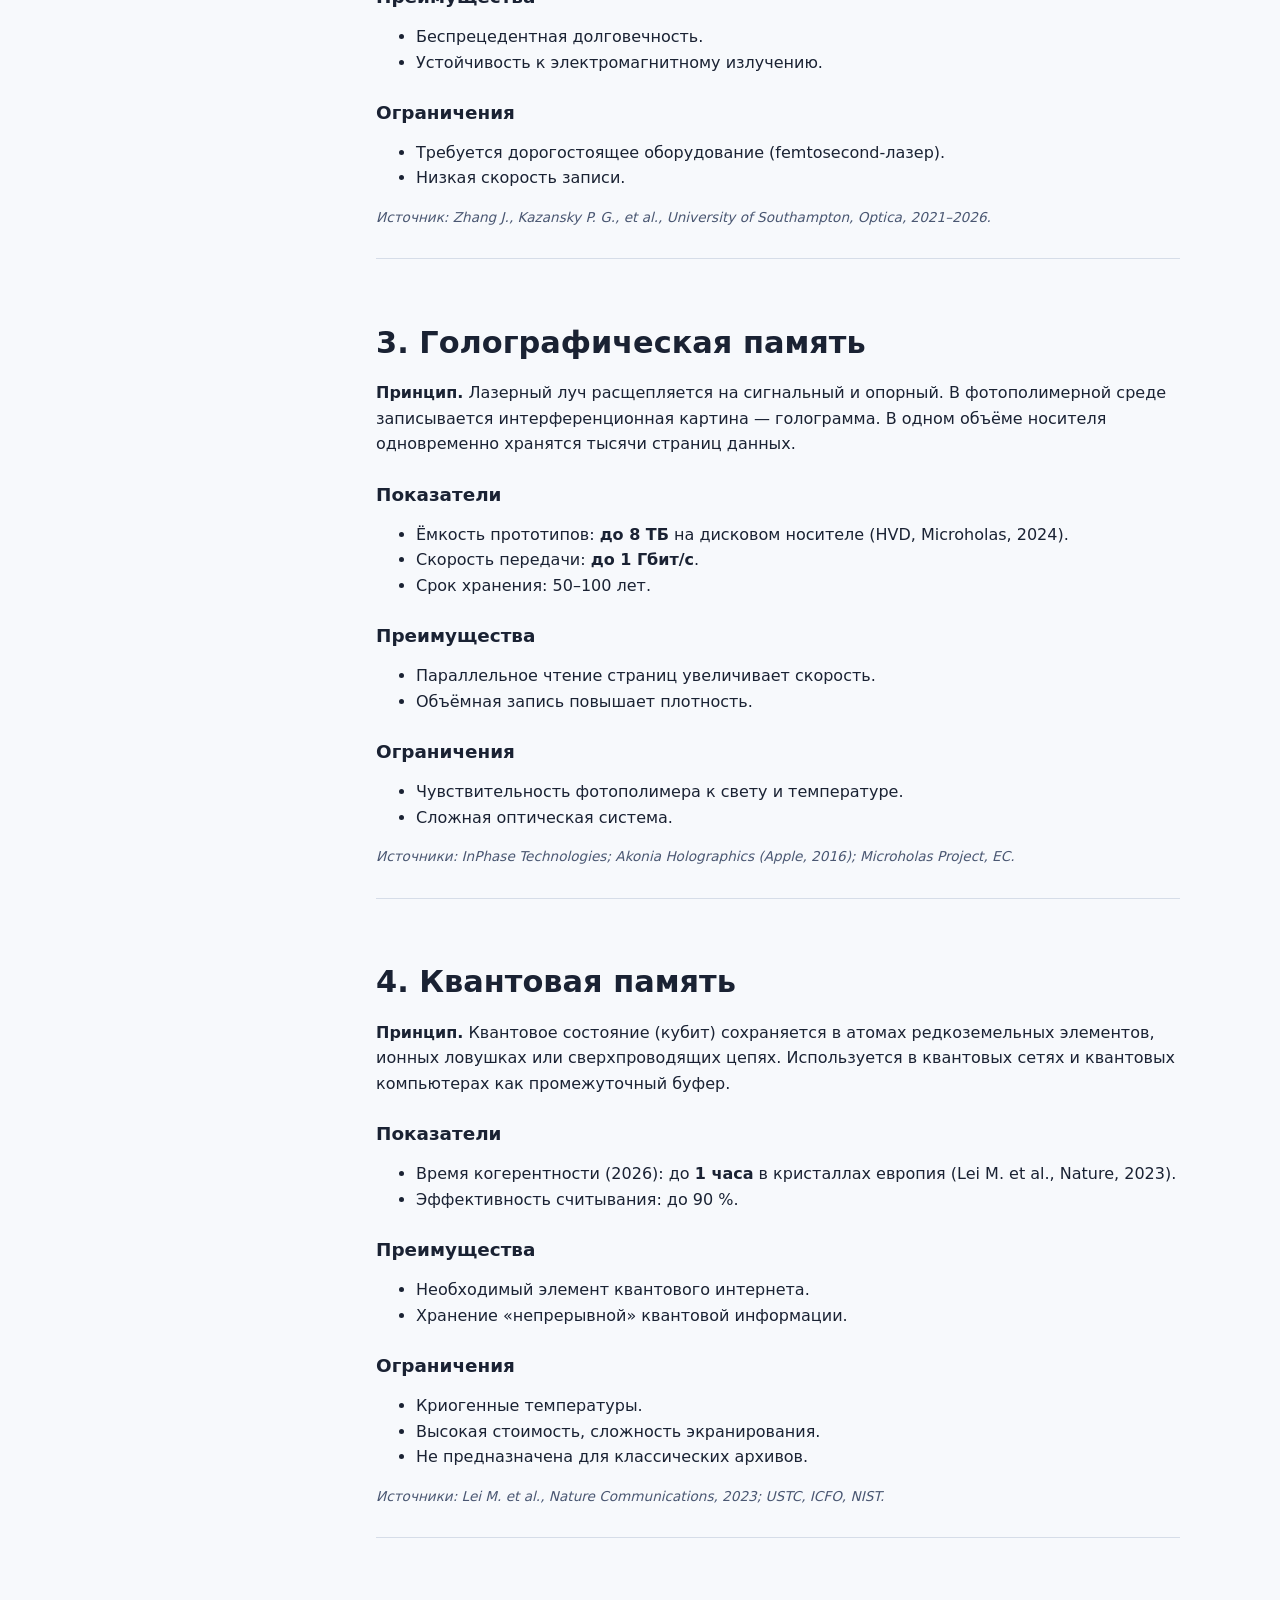
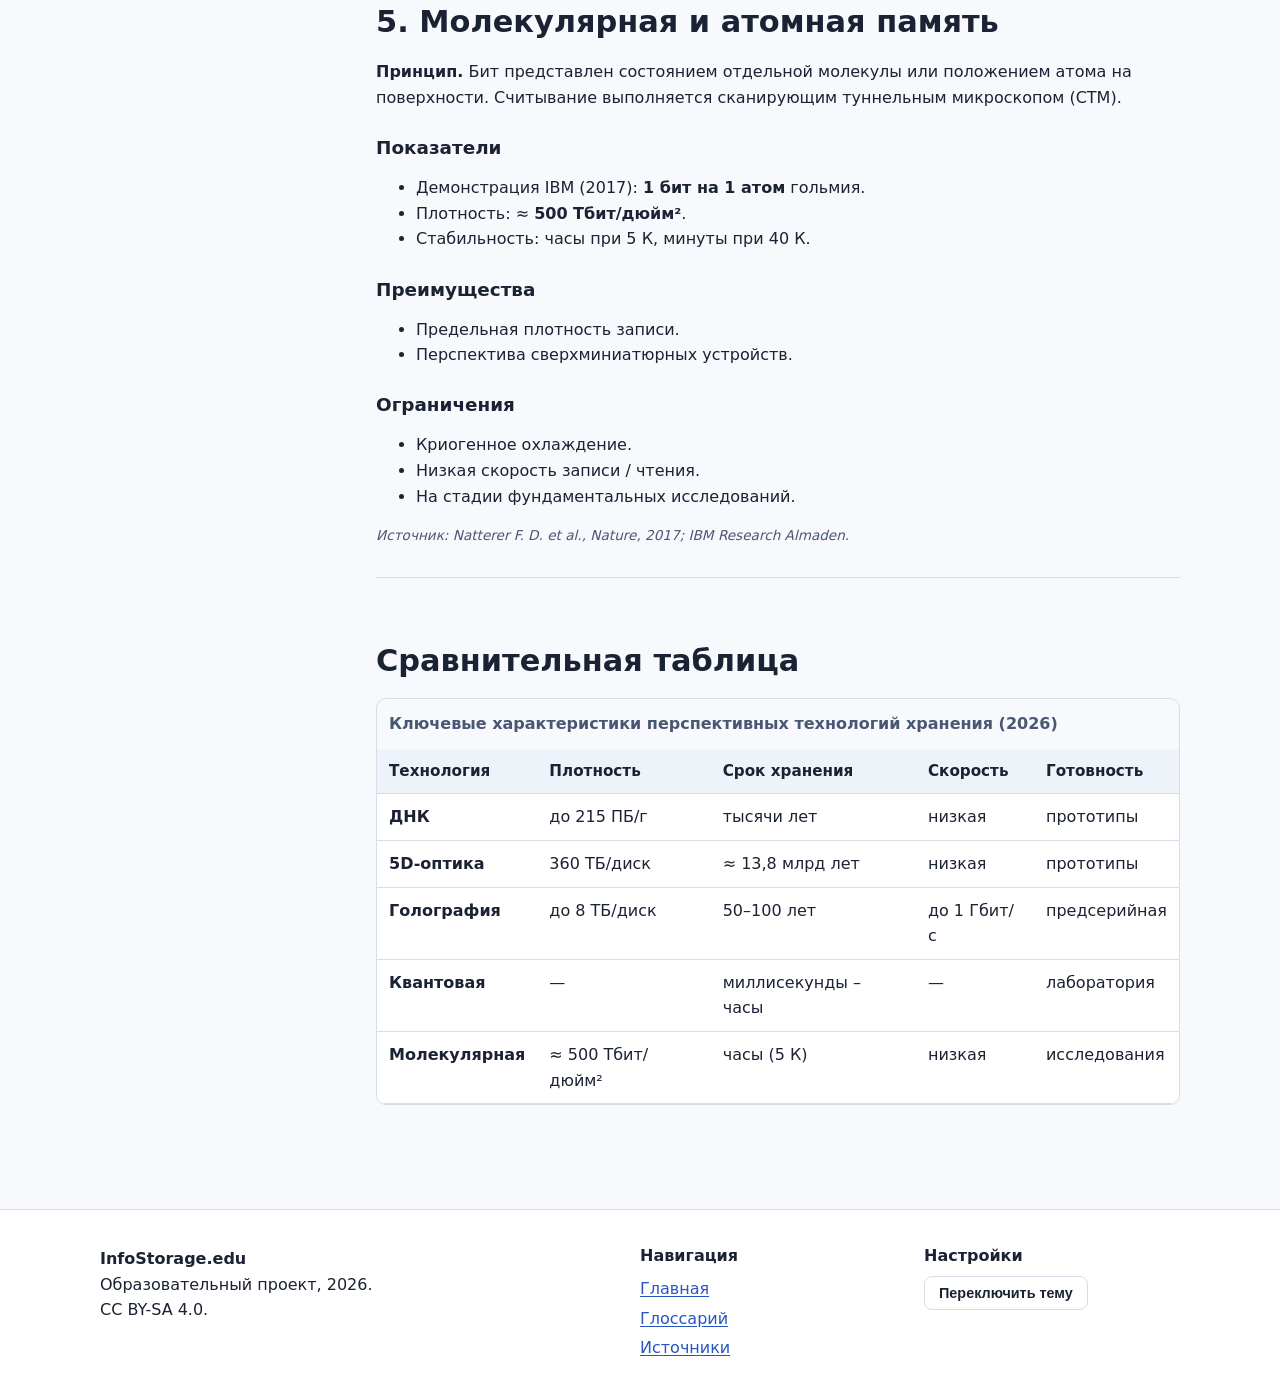
<file: topics.html>
<!DOCTYPE html>
<html lang="ru">
<head>
    <meta charset="UTF-8">
    <meta name="viewport" content="width=device-width, initial-scale=1.0">
    <meta name="description" content="Подробный обзор пяти перспективных технологий хранения информации: ДНК, 5D-оптика, голография, квантовая и молекулярная память.">
    <title>Технологии — Перспективные технологии хранения информации</title>
    <link rel="stylesheet" href="styles.css">
</head>
<body>
    <a href="#main" class="skip-link">Перейти к основному содержанию</a>

    <header class="site-header" role="banner">
        <div class="container header-inner">
            <div class="logo">
                <span class="logo-mark" aria-hidden="true">⌬</span>
                <div>
                    <strong>InfoStorage.edu</strong>
                    <small>Образовательный портал</small>
                </div>
            </div>
            <nav class="main-nav" role="navigation" aria-label="Главное меню">
                <button class="nav-toggle" aria-expanded="false" aria-controls="nav-list">
                    <span class="sr-only">Открыть меню</span>
                    <span aria-hidden="true">☰</span>
                </button>
                <ul id="nav-list">
                    <li><a href="index.html">Главная</a></li>
                    <li><a href="topics.html" aria-current="page">Технологии</a></li>
                    <li><a href="glossary.html">Глоссарий</a></li>
                    <li><a href="references.html">Источники</a></li>
                    <li><a href="about.html">О проекте</a></li>
                </ul>
            </nav>
        </div>
    </header>

    <main id="main">
        <section class="page-head">
            <div class="container">
                <h1>Перспективные технологии хранения информации</h1>
                <p class="lead">Сравнительный обзор пяти направлений, актуальных
                на 2026 год. Каждая статья включает принцип работы, ключевые показатели,
                текущий статус разработок, преимущества и ограничения.</p>
                <p class="updated">Обновлено: <time datetime="2026-05-04">4 мая 2026</time></p>
                <p class="page-actions no-print">
                    <button id="pdf-button" class="btn btn-primary" type="button">
                        <span aria-hidden="true">⬇</span> Сохранить в PDF
                    </button>
                    <span class="small">В диалоге печати выберите «Сохранить как PDF».</span>
                </p>
            </div>
        </section>

        <div class="container layout-with-toc">
            <aside class="toc" aria-label="Содержание">
                <h2>Содержание</h2>
                <ol>
                    <li><a href="#dna">ДНК-хранение</a></li>
                    <li><a href="#5d">5D-оптическая память</a></li>
                    <li><a href="#holographic">Голографическая память</a></li>
                    <li><a href="#quantum">Квантовая память</a></li>
                    <li><a href="#molecular">Молекулярная память</a></li>
                    <li><a href="#comparison">Сравнительная таблица</a></li>
                </ol>
            </aside>

            <article class="article">
                <section id="dna">
                    <h2>1. ДНК-хранение</h2>
                    <p><strong>Принцип.</strong> Данные кодируются в последовательности
                    нуклеотидов (A, T, G, C). Двоичные пары переводятся в основания
                    (например, 00 → A, 01 → C, 10 → G, 11 → T), синтезируется молекула
                    ДНК, при чтении применяется секвенирование.</p>

                    <h3>Показатели</h3>
                    <ul>
                        <li>Теоретическая плотность: до <strong>215 ПБ/г</strong>
                        (Church et al., Science, 2012).</li>
                        <li>Срок хранения: до <strong>тысяч лет</strong> при низкой
                        температуре и защите от влаги.</li>
                        <li>Скорость записи (2026): около 1 КБ/с в лабораторных
                        прототипах.</li>
                    </ul>

                    <h3>Преимущества</h3>
                    <ul>
                        <li>Сверхвысокая плотность хранения.</li>
                        <li>Чрезвычайно длительный срок хранения.</li>
                        <li>Не требует энергии для поддержания записи.</li>
                    </ul>

                    <h3>Ограничения</h3>
                    <ul>
                        <li>Высокая стоимость синтеза (~$1 000 / МБ в 2026).</li>
                        <li>Низкая скорость чтения и записи.</li>
                        <li>Только архивное использование.</li>
                    </ul>
                    <p class="source">Источники: Church G. M. et al., Science, 2012;
                    Microsoft Research / UW DNA Storage Project, 2024.</p>
                </section>

                <section id="5d">
                    <h2>2. 5D-оптическая память</h2>
                    <p><strong>Принцип.</strong> Femtosecond-лазер создаёт в кварцевом
                    стекле микроскопические нанорешётки. Информация кодируется по пяти
                    параметрам: 3 пространственные координаты + ориентация и размер
                    структуры. Чтение производится поляризационным микроскопом.</p>

                    <h3>Показатели</h3>
                    <ul>
                        <li>Ёмкость: до <strong>360 ТБ</strong> на диск диаметром 12 см.</li>
                        <li>Термостойкость: до 1 000 °C.</li>
                        <li>Расчётный срок хранения: <strong>13,8 млрд лет</strong>
                        при комнатной температуре.</li>
                    </ul>

                    <h3>Преимущества</h3>
                    <ul>
                        <li>Беспрецедентная долговечность.</li>
                        <li>Устойчивость к электромагнитному излучению.</li>
                    </ul>

                    <h3>Ограничения</h3>
                    <ul>
                        <li>Требуется дорогостоящее оборудование (femtosecond-лазер).</li>
                        <li>Низкая скорость записи.</li>
                    </ul>
                    <p class="source">Источник: Zhang J., Kazansky P. G., et al.,
                    University of Southampton, Optica, 2021–2026.</p>
                </section>

                <section id="holographic">
                    <h2>3. Голографическая память</h2>
                    <p><strong>Принцип.</strong> Лазерный луч расщепляется на сигнальный
                    и опорный. В фотополимерной среде записывается интерференционная
                    картина — голограмма. В одном объёме носителя одновременно хранятся
                    тысячи страниц данных.</p>

                    <h3>Показатели</h3>
                    <ul>
                        <li>Ёмкость прототипов: <strong>до 8 ТБ</strong> на дисковом
                        носителе (HVD, Microholas, 2024).</li>
                        <li>Скорость передачи: <strong>до 1 Гбит/с</strong>.</li>
                        <li>Срок хранения: 50–100 лет.</li>
                    </ul>

                    <h3>Преимущества</h3>
                    <ul>
                        <li>Параллельное чтение страниц увеличивает скорость.</li>
                        <li>Объёмная запись повышает плотность.</li>
                    </ul>

                    <h3>Ограничения</h3>
                    <ul>
                        <li>Чувствительность фотополимера к свету и температуре.</li>
                        <li>Сложная оптическая система.</li>
                    </ul>
                    <p class="source">Источники: InPhase Technologies; Akonia Holographics
                    (Apple, 2016); Microholas Project, ЕС.</p>
                </section>

                <section id="quantum">
                    <h2>4. Квантовая память</h2>
                    <p><strong>Принцип.</strong> Квантовое состояние (кубит) сохраняется
                    в атомах редкоземельных элементов, ионных ловушках или сверхпроводящих
                    цепях. Используется в квантовых сетях и квантовых компьютерах
                    как промежуточный буфер.</p>

                    <h3>Показатели</h3>
                    <ul>
                        <li>Время когерентности (2026): до <strong>1 часа</strong>
                        в кристаллах европия (Lei M. et al., Nature, 2023).</li>
                        <li>Эффективность считывания: до 90 %.</li>
                    </ul>

                    <h3>Преимущества</h3>
                    <ul>
                        <li>Необходимый элемент квантового интернета.</li>
                        <li>Хранение «непрерывной» квантовой информации.</li>
                    </ul>

                    <h3>Ограничения</h3>
                    <ul>
                        <li>Криогенные температуры.</li>
                        <li>Высокая стоимость, сложность экранирования.</li>
                        <li>Не предназначена для классических архивов.</li>
                    </ul>
                    <p class="source">Источники: Lei M. et al., Nature Communications, 2023;
                    USTC, ICFO, NIST.</p>
                </section>

                <section id="molecular">
                    <h2>5. Молекулярная и атомная память</h2>
                    <p><strong>Принцип.</strong> Бит представлен состоянием отдельной
                    молекулы или положением атома на поверхности. Считывание выполняется
                    сканирующим туннельным микроскопом (СТМ).</p>

                    <h3>Показатели</h3>
                    <ul>
                        <li>Демонстрация IBM (2017): <strong>1 бит на 1 атом</strong>
                        гольмия.</li>
                        <li>Плотность: ≈ <strong>500 Тбит/дюйм²</strong>.</li>
                        <li>Стабильность: часы при 5 К, минуты при 40 К.</li>
                    </ul>

                    <h3>Преимущества</h3>
                    <ul>
                        <li>Предельная плотность записи.</li>
                        <li>Перспектива сверхминиатюрных устройств.</li>
                    </ul>

                    <h3>Ограничения</h3>
                    <ul>
                        <li>Криогенное охлаждение.</li>
                        <li>Низкая скорость записи / чтения.</li>
                        <li>На стадии фундаментальных исследований.</li>
                    </ul>
                    <p class="source">Источник: Natterer F. D. et al., Nature, 2017;
                    IBM Research Almaden.</p>
                </section>

                <section id="comparison">
                    <h2>Сравнительная таблица</h2>
                    <div class="table-wrap" tabindex="0">
                        <table>
                            <caption>Ключевые характеристики перспективных технологий хранения (2026)</caption>
                            <thead>
                                <tr>
                                    <th scope="col">Технология</th>
                                    <th scope="col">Плотность</th>
                                    <th scope="col">Срок хранения</th>
                                    <th scope="col">Скорость</th>
                                    <th scope="col">Готовность</th>
                                </tr>
                            </thead>
                            <tbody>
                                <tr>
                                    <th scope="row">ДНК</th>
                                    <td>до 215 ПБ/г</td>
                                    <td>тысячи лет</td>
                                    <td>низкая</td>
                                    <td>прототипы</td>
                                </tr>
                                <tr>
                                    <th scope="row">5D-оптика</th>
                                    <td>360 ТБ/диск</td>
                                    <td>≈ 13,8 млрд лет</td>
                                    <td>низкая</td>
                                    <td>прототипы</td>
                                </tr>
                                <tr>
                                    <th scope="row">Голография</th>
                                    <td>до 8 ТБ/диск</td>
                                    <td>50–100 лет</td>
                                    <td>до 1 Гбит/с</td>
                                    <td>предсерийная</td>
                                </tr>
                                <tr>
                                    <th scope="row">Квантовая</th>
                                    <td>—</td>
                                    <td>миллисекунды – часы</td>
                                    <td>—</td>
                                    <td>лаборатория</td>
                                </tr>
                                <tr>
                                    <th scope="row">Молекулярная</th>
                                    <td>≈ 500 Тбит/дюйм²</td>
                                    <td>часы (5 К)</td>
                                    <td>низкая</td>
                                    <td>исследования</td>
                                </tr>
                            </tbody>
                        </table>
                    </div>
                </section>
            </article>
        </div>
    </main>

    <footer class="site-footer" role="contentinfo">
        <div class="container footer-inner">
            <div>
                <strong>InfoStorage.edu</strong>
                <p>Образовательный проект, 2026.<br>CC BY-SA 4.0.</p>
            </div>
            <div>
                <h4>Навигация</h4>
                <ul>
                    <li><a href="index.html">Главная</a></li>
                    <li><a href="glossary.html">Глоссарий</a></li>
                    <li><a href="references.html">Источники</a></li>
                </ul>
            </div>
            <div>
                <h4>Настройки</h4>
                <button id="theme-toggle" class="btn btn-ghost" aria-pressed="false">
                    Переключить тему
                </button>
            </div>
        </div>
    </footer>

    <script src="script.js"></script>
</body>
</html>
</file>
<file: styles.css>
:root {
    --bg: #f7f9fc;
    --surface: #ffffff;
    --surface-alt: #eef3fa;
    --text: #1a2233;
    --text-muted: #4a5772;
    --primary: #2855c4;
    --primary-dark: #1e3f93;
    --accent: #00a39a;
    --border: #d6dde8;
    --shadow: 0 4px 14px rgba(20, 40, 80, 0.06);
    --radius: 10px;
    --maxw: 1120px;
}

[data-theme="dark"] {
    --bg: #0f1422;
    --surface: #181f33;
    --surface-alt: #11182a;
    --text: #e8eef9;
    --text-muted: #a4b0c8;
    --primary: #5e8cf2;
    --primary-dark: #7ea4ff;
    --accent: #4be0d3;
    --border: #2a334d;
    --shadow: 0 4px 14px rgba(0, 0, 0, 0.4);
}

* { box-sizing: border-box; }

html { scroll-behavior: smooth; }

body {
    margin: 0;
    font-family: "Inter", "Segoe UI", system-ui, -apple-system, "Helvetica Neue", Arial, sans-serif;
    color: var(--text);
    background: var(--bg);
    line-height: 1.6;
    font-size: 16px;
}

.container {
    max-width: var(--maxw);
    margin: 0 auto;
    padding: 0 20px;
}

.sr-only {
    position: absolute;
    width: 1px; height: 1px;
    padding: 0; margin: -1px; overflow: hidden;
    clip: rect(0, 0, 0, 0);
    white-space: nowrap;
    border: 0;
}

.skip-link {
    position: absolute;
    left: -10000px;
    top: 0;
    background: var(--primary);
    color: #fff;
    padding: 10px 16px;
    z-index: 1000;
    text-decoration: none;
}
.skip-link:focus { left: 10px; top: 10px; }

a {
    color: var(--primary);
    text-decoration: underline;
    text-underline-offset: 2px;
}
a:hover { color: var(--primary-dark); }
a:focus-visible {
    outline: 3px solid var(--accent);
    outline-offset: 2px;
    border-radius: 4px;
}

h1, h2, h3, h4 {
    color: var(--text);
    line-height: 1.25;
    margin: 0 0 0.6em;
}
h1 { font-size: clamp(1.7rem, 2.4vw + 1rem, 2.6rem); }
h2 { font-size: clamp(1.4rem, 1.5vw + 0.8rem, 1.9rem); margin-top: 1.6em; }
h3 { font-size: 1.15rem; margin-top: 1.4em; }

p { margin: 0 0 1em; }

/* Header */
.site-header {
    background: var(--surface);
    border-bottom: 1px solid var(--border);
    position: sticky;
    top: 0;
    z-index: 100;
    box-shadow: var(--shadow);
}
.header-inner {
    display: flex;
    justify-content: space-between;
    align-items: center;
    gap: 16px;
    padding: 14px 20px;
}
.logo {
    display: flex;
    align-items: center;
    gap: 12px;
}
.logo-mark {
    font-size: 1.8rem;
    color: var(--primary);
    line-height: 1;
}
.logo strong { display: block; font-size: 1.05rem; }
.logo small { color: var(--text-muted); font-size: 0.8rem; }

.main-nav ul {
    display: flex;
    gap: 4px;
    list-style: none;
    margin: 0;
    padding: 0;
    flex-wrap: wrap;
}
.main-nav a {
    display: block;
    padding: 8px 14px;
    border-radius: 6px;
    text-decoration: none;
    color: var(--text);
    font-weight: 500;
}
.main-nav a:hover { background: var(--surface-alt); }
.main-nav a[aria-current="page"] {
    background: var(--primary);
    color: #fff;
}
.nav-toggle {
    display: none;
    background: none;
    border: 1px solid var(--border);
    padding: 8px 12px;
    border-radius: 6px;
    cursor: pointer;
    color: var(--text);
    font-size: 1.2rem;
}

/* Hero */
.hero {
    padding: 64px 0 48px;
    background: linear-gradient(135deg, var(--surface-alt), var(--surface));
    border-bottom: 1px solid var(--border);
}
.eyebrow {
    text-transform: uppercase;
    letter-spacing: 0.1em;
    font-size: 0.8rem;
    color: var(--accent);
    font-weight: 600;
    margin-bottom: 8px;
}
.lead { font-size: 1.1rem; color: var(--text-muted); max-width: 70ch; }
.hero-actions { margin: 24px 0 16px; display: flex; gap: 12px; flex-wrap: wrap; }
.updated {
    color: var(--text-muted);
    font-size: 0.9rem;
}

.btn {
    display: inline-block;
    padding: 12px 22px;
    border-radius: 8px;
    text-decoration: none;
    font-weight: 600;
    border: 2px solid transparent;
    cursor: pointer;
    font-size: 1rem;
    transition: transform 0.1s, background 0.2s;
}
.btn:hover { transform: translateY(-1px); }
.btn-primary { background: var(--primary); color: #fff; }
.btn-primary:hover { background: var(--primary-dark); color: #fff; }
.btn-secondary {
    background: transparent;
    color: var(--primary);
    border-color: var(--primary);
}
.btn-secondary:hover { background: var(--primary); color: #fff; }
.btn-ghost {
    background: transparent;
    color: var(--text);
    border: 1px solid var(--border);
    padding: 8px 14px;
    font-size: 0.9rem;
}
.btn-ghost:hover { background: var(--surface-alt); }

/* Sections */
.content-section { padding: 56px 0; }
.content-section.alt { background: var(--surface-alt); }
.content-section.criteria { background: var(--surface); border-top: 1px solid var(--border); }

.cards {
    display: grid;
    grid-template-columns: repeat(auto-fit, minmax(260px, 1fr));
    gap: 20px;
    margin-top: 24px;
}
.card {
    background: var(--surface);
    border: 1px solid var(--border);
    border-radius: var(--radius);
    padding: 22px;
    box-shadow: var(--shadow);
}
.card h3 { margin-top: 0; color: var(--primary); }
.source {
    font-size: 0.85rem;
    color: var(--text-muted);
    margin-top: 12px;
    font-style: italic;
}

.topic-grid {
    list-style: none;
    padding: 0;
    margin: 24px 0 0;
    display: grid;
    grid-template-columns: repeat(auto-fit, minmax(220px, 1fr));
    gap: 16px;
}
.topic-grid a {
    display: block;
    padding: 18px;
    background: var(--surface);
    border: 1px solid var(--border);
    border-radius: var(--radius);
    text-decoration: none;
    color: var(--text);
    transition: border-color 0.2s, transform 0.1s;
}
.topic-grid a:hover {
    border-color: var(--primary);
    transform: translateY(-2px);
}
.topic-grid h3 { margin: 0 0 6px; color: var(--primary); }
.topic-grid p { margin: 0; color: var(--text-muted); font-size: 0.95rem; }

.news-list {
    list-style: none;
    padding: 0;
    margin: 0;
    display: grid;
    gap: 16px;
}
.news-list li {
    background: var(--surface);
    padding: 18px;
    border-left: 4px solid var(--primary);
    border-radius: 6px;
    box-shadow: var(--shadow);
}
.news-list time {
    display: block;
    font-size: 0.85rem;
    color: var(--accent);
    font-weight: 600;
    margin-bottom: 6px;
}

.criteria-list dt {
    font-weight: 700;
    color: var(--primary);
    margin-top: 14px;
}
.criteria-list dd { margin: 4px 0 0; padding-left: 0; color: var(--text-muted); }

/* Page head */
.page-head {
    padding: 48px 0 24px;
    background: var(--surface-alt);
    border-bottom: 1px solid var(--border);
}

/* Layout with TOC */
.layout-with-toc {
    display: grid;
    grid-template-columns: 240px 1fr;
    gap: 36px;
    padding: 40px 20px;
}
.toc {
    position: sticky;
    top: 90px;
    align-self: start;
    background: var(--surface);
    border: 1px solid var(--border);
    border-radius: var(--radius);
    padding: 18px;
}
.toc h2 { font-size: 1rem; margin: 0 0 10px; }
.toc ol { padding-left: 20px; margin: 0; }
.toc li { margin: 4px 0; }
.toc a { text-decoration: none; }
.toc a:hover { text-decoration: underline; }

.article section { padding: 16px 0; border-bottom: 1px solid var(--border); }
.article section:last-child { border-bottom: none; }

/* Table */
.table-wrap {
    overflow-x: auto;
    margin-top: 14px;
    border: 1px solid var(--border);
    border-radius: var(--radius);
}
table {
    width: 100%;
    border-collapse: collapse;
    background: var(--surface);
}
caption {
    text-align: left;
    padding: 12px;
    font-weight: 600;
    color: var(--text-muted);
    caption-side: top;
}
th, td {
    padding: 10px 12px;
    text-align: left;
    border-bottom: 1px solid var(--border);
    vertical-align: top;
}
thead th {
    background: var(--surface-alt);
    font-size: 0.95rem;
}
tbody th { font-weight: 600; }

/* Glossary */
.search-field {
    display: block;
    margin: 32px 0 18px;
    max-width: 480px;
}
.search-field span { display: block; font-size: 0.9rem; margin-bottom: 6px; color: var(--text-muted); }
.search-field input {
    width: 100%;
    padding: 12px 14px;
    border: 1px solid var(--border);
    border-radius: 8px;
    background: var(--surface);
    color: var(--text);
    font-size: 1rem;
}
.search-field input:focus {
    outline: 3px solid var(--accent);
    outline-offset: 0;
    border-color: var(--primary);
}
.glossary {
    display: grid;
    gap: 14px;
    grid-template-columns: repeat(auto-fit, minmax(280px, 1fr));
    margin-bottom: 48px;
}
.g-item {
    background: var(--surface);
    border: 1px solid var(--border);
    border-radius: var(--radius);
    padding: 16px;
}
.g-item dt { font-weight: 700; color: var(--primary); margin-bottom: 6px; }
.g-item dd { margin: 0; color: var(--text-muted); }

/* References */
.references {
    background: var(--surface);
    border: 1px solid var(--border);
    border-radius: var(--radius);
    padding: 16px 28px;
    margin: 0 0 28px;
}
.references li { margin: 8px 0; }
.note {
    font-size: 0.9rem;
    color: var(--text-muted);
    border-left: 3px solid var(--accent);
    padding: 8px 14px;
    background: var(--surface-alt);
    border-radius: 4px;
}

/* About */
.people, .changelog {
    list-style: none;
    padding: 0;
}
.people li, .changelog li {
    background: var(--surface);
    border: 1px solid var(--border);
    border-radius: var(--radius);
    padding: 12px 16px;
    margin-bottom: 10px;
}
.changelog time {
    font-weight: 600;
    color: var(--accent);
    margin-right: 6px;
}

/* Footer */
.site-footer {
    background: var(--surface);
    border-top: 1px solid var(--border);
    padding: 36px 0 28px;
    margin-top: 48px;
}
.footer-inner {
    display: grid;
    grid-template-columns: 2fr 1fr 1fr;
    gap: 28px;
}
.footer-inner h4 { margin: 0 0 10px; font-size: 1rem; }
.footer-inner ul { list-style: none; padding: 0; margin: 0; }
.footer-inner li { margin: 4px 0; }
.small { font-size: 0.85rem; color: var(--text-muted); }

/* Responsive */
@media (max-width: 860px) {
    .layout-with-toc { grid-template-columns: 1fr; }
    .toc { position: static; }
    .footer-inner { grid-template-columns: 1fr; }
    .nav-toggle { display: inline-block; }
    .main-nav ul {
        display: none;
        position: absolute;
        top: 100%; left: 0; right: 0;
        background: var(--surface);
        flex-direction: column;
        padding: 12px 16px;
        border-bottom: 1px solid var(--border);
        box-shadow: var(--shadow);
    }
    .main-nav ul.open { display: flex; }
    .header-inner { position: relative; }
}

@media (prefers-reduced-motion: reduce) {
    * { animation: none !important; transition: none !important; }
    html { scroll-behavior: auto; }
}

.page-actions {
    display: flex;
    align-items: center;
    gap: 12px;
    flex-wrap: wrap;
    margin-top: 18px;
}

/* Print / Save as PDF */
@media print {
    :root {
        --bg: #ffffff;
        --surface: #ffffff;
        --surface-alt: #ffffff;
        --text: #000000;
        --text-muted: #333333;
        --primary: #1a1a1a;
        --primary-dark: #000000;
        --accent: #444444;
        --border: #999999;
        --shadow: none;
    }
    html, body {
        background: #fff !important;
        color: #000 !important;
        font-size: 11pt;
    }
    @page {
        size: A4;
        margin: 18mm 16mm;
    }
    .site-header,
    .site-footer,
    .toc,
    .nav-toggle,
    .hero-actions,
    .no-print,
    #theme-toggle,
    .skip-link {
        display: none !important;
    }
    .page-head {
        background: #fff !important;
        border-bottom: 1px solid #999;
        padding: 0 0 12px;
    }
    .layout-with-toc {
        display: block;
        padding: 0;
    }
    .container { max-width: none; padding: 0; }
    a { color: #000 !important; text-decoration: none !important; }
    .article section {
        page-break-inside: avoid;
        break-inside: avoid;
        border-bottom: 1px solid #ccc;
    }
    h1, h2, h3 {
        page-break-after: avoid;
        break-after: avoid;
        color: #000 !important;
    }
    h2 { margin-top: 18pt; }
    table, th, td { border: 1px solid #555 !important; }
    thead { display: table-header-group; }
    tr { page-break-inside: avoid; }
    .table-wrap { overflow: visible; border: none; }
    .source { color: #555 !important; }
    /* Show external link URLs after links inside the article */
    .article a[href^="http"]::after {
        content: " (" attr(href) ")";
        font-size: 0.85em;
        color: #555;
    }
}
</file>
